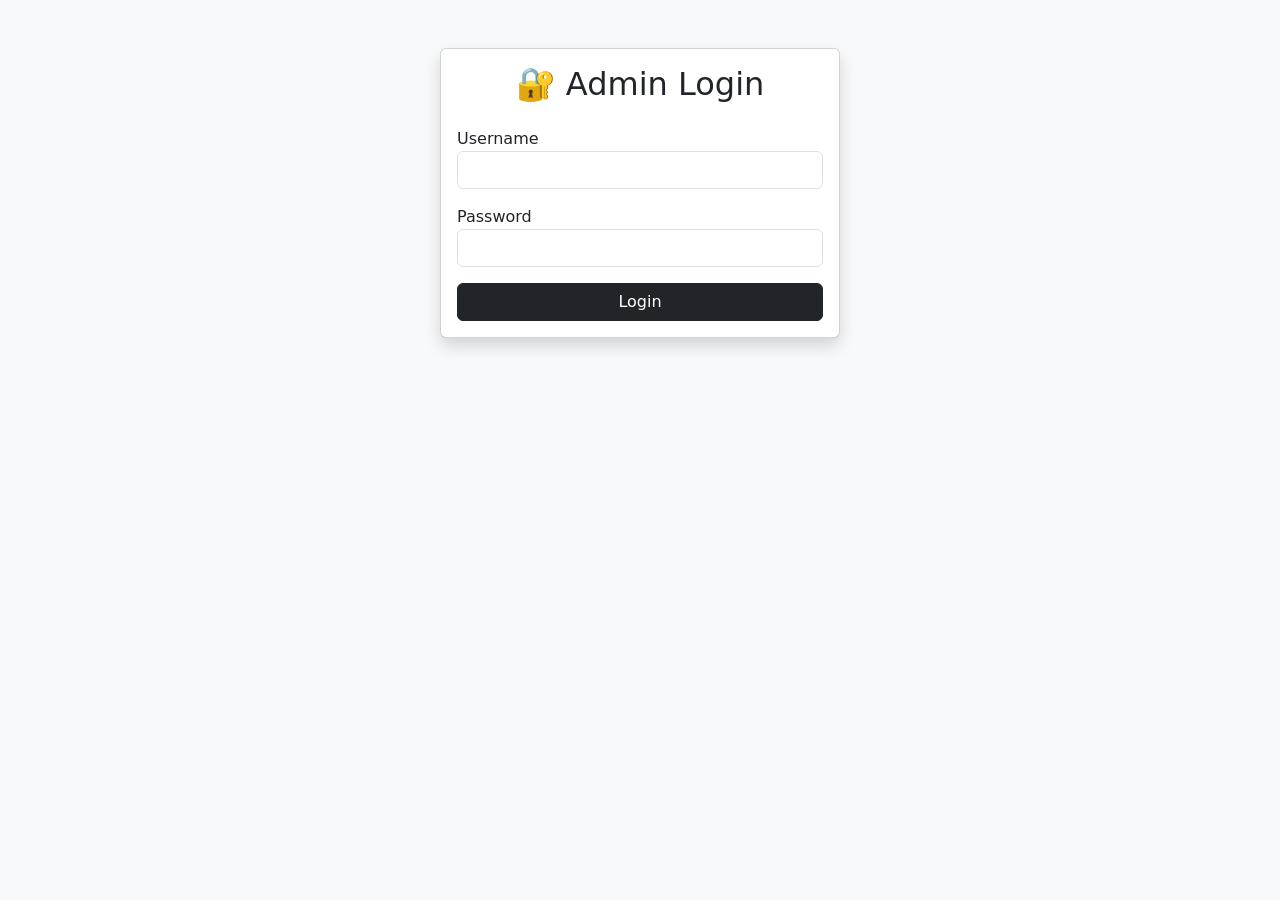
<file: backend/templates/admin_login.html>
<!DOCTYPE html>
<html lang="en">
<head>
    <meta charset="UTF-8">
    <meta name="viewport" content="width=device-width, initial-scale=1.0">
    <title>Admin Login - BookHub</title>

    <link href="https://cdn.jsdelivr.net/npm/bootstrap@5.3.7/dist/css/bootstrap.min.css" rel="stylesheet">
</head>

<body class="bg-light">

<div class="container mt-5">

    <div class="card mx-auto shadow" style="max-width:400px;">

        <div class="card-body">

            <h2 class="text-center mb-4">🔐 Admin Login</h2>

            <form action="/admin/login" method="post">

                <div class="mb-3">
                    <label>Username</label>
                    <input
                        type="text"
                        class="form-control"
                        name="username"
                        required>
                </div>

                <div class="mb-3">
                    <label>Password</label>
                    <input
                        type="password"
                        class="form-control"
                        name="password"
                        required>
                </div>

                <button class="btn btn-dark w-100">
                    Login
                </button>

            </form>

        </div>

    </div>

</div>

</body>
</html>
</file>
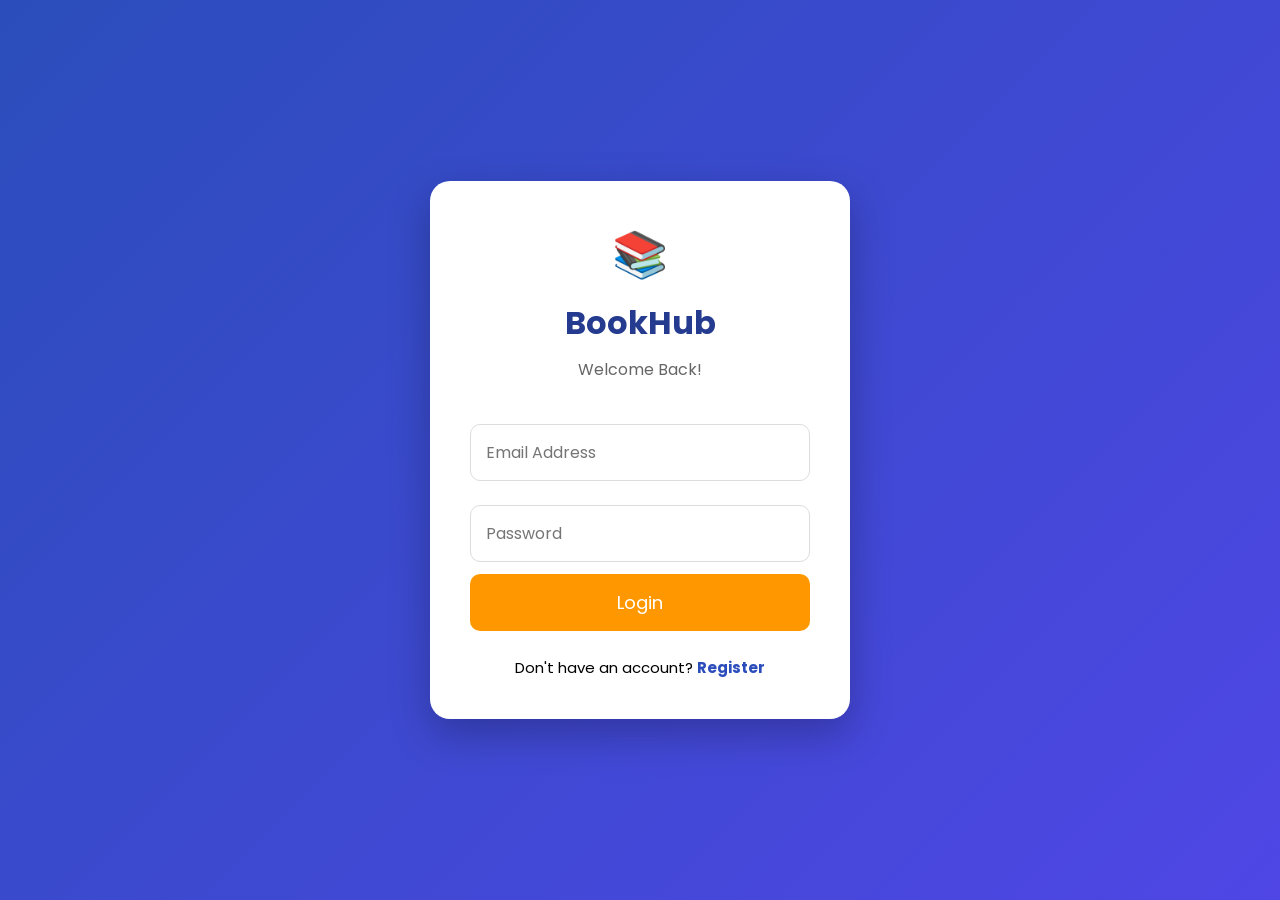
<file: backend/templates/login.html>
<!DOCTYPE html>
<html lang="en">
<head>
<meta charset="UTF-8">
<meta name="viewport" content="width=device-width, initial-scale=1.0">

<title>BookHub Login</title>

<link href="https://fonts.googleapis.com/css2?family=Poppins:wght@300;400;600;700&display=swap" rel="stylesheet">

<style>

*{
    margin:0;
    padding:0;
    box-sizing:border-box;
    font-family:'Poppins',sans-serif;
}

body{
    height:100vh;
    display:flex;
    justify-content:center;
    align-items:center;
    background:linear-gradient(135deg,#2b4dbb,#4f46e5);
}

.login-box{

    width:420px;
    background:white;
    border-radius:20px;
    padding:40px;
    text-align:center;
    box-shadow:0 15px 40px rgba(0,0,0,.25);

}

.logo{

    font-size:45px;
    margin-bottom:10px;

}

h1{

    color:#243b8f;
    margin-bottom:10px;

}

p{

    color:#666;
    margin-bottom:30px;

}

input{

    width:100%;
    padding:15px;
    margin:12px 0;
    border:1px solid #ddd;
    border-radius:10px;
    font-size:16px;

}

input:focus{

    outline:none;
    border-color:#3b5bdb;

}

button{

    width:100%;
    padding:15px;
    border:none;
    border-radius:10px;
    background:#ff9800;
    color:white;
    font-size:18px;
    cursor:pointer;
    transition:.3s;

}

button:hover{

    background:#e68900;

}

.bottom{

    margin-top:25px;
    font-size:15px;

}

.bottom a{

    color:#2b4dbb;
    text-decoration:none;
    font-weight:bold;

}

.bottom a:hover{

    text-decoration:underline;

}

</style>

</head>

<body>

<div class="login-box">

<div class="logo">📚</div>

<h1>BookHub</h1>

<p>Welcome Back!</p>

<form action="/login" method="post">

    <input
        type="email"
        name="email"
        placeholder="Email Address"
        required>

    <input
        type="password"
        name="password"
        placeholder="Password"
        required>

    <button type="submit">
        Login
    </button>

</form>

<div class="bottom">

Don't have an account?

<a href="/register">

Register

</a>

</div>

</div>

</body>
</html>
</file>
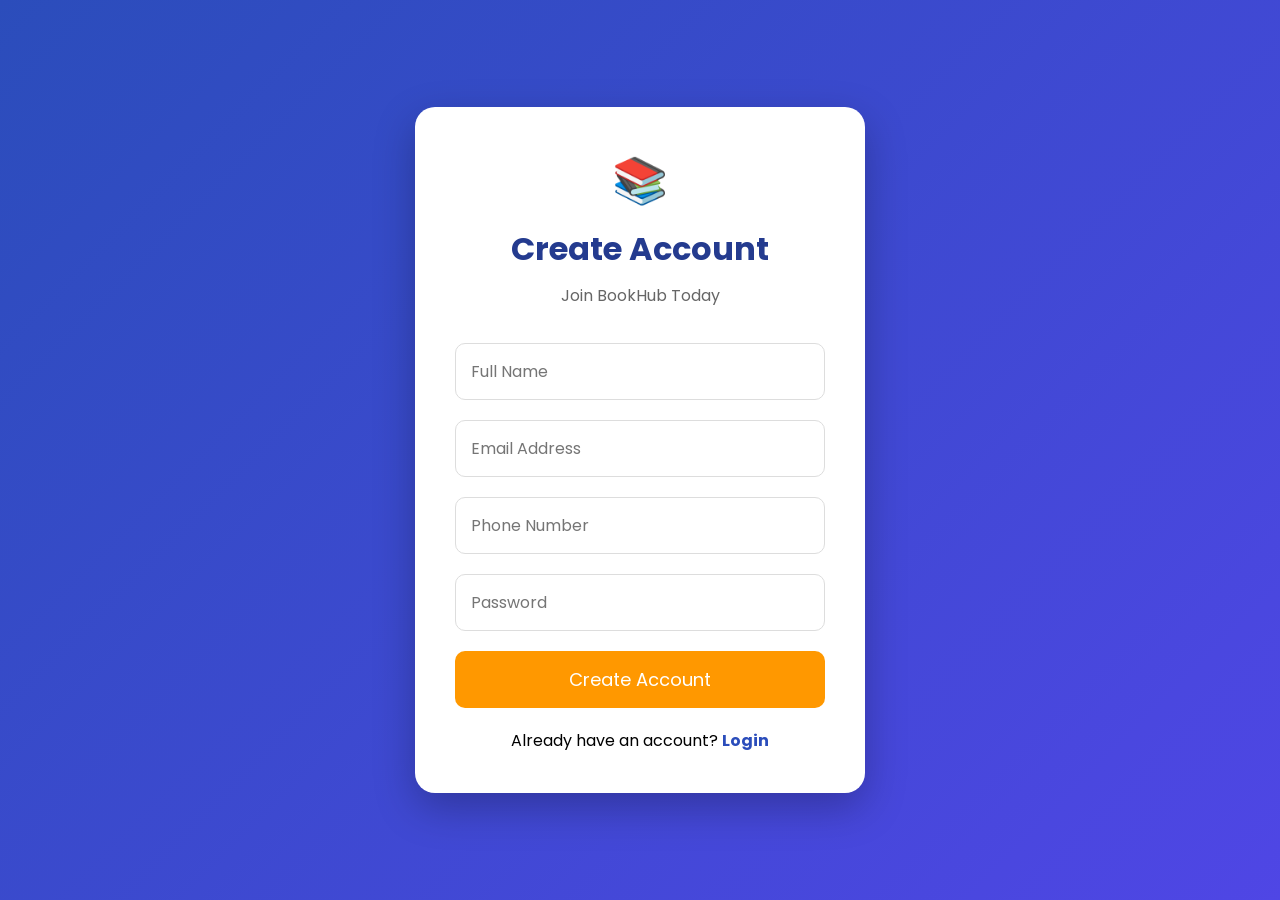
<file: backend/templates/register.html>
<!DOCTYPE html>
<html lang="en">
<head>
<meta charset="UTF-8">
<meta name="viewport" content="width=device-width, initial-scale=1.0">

<title>BookHub Register</title>

<link href="https://fonts.googleapis.com/css2?family=Poppins:wght@300;400;600;700&display=swap" rel="stylesheet">

<style>

*{
margin:0;
padding:0;
box-sizing:border-box;
font-family:'Poppins',sans-serif;
}

body{
height:100vh;
display:flex;
justify-content:center;
align-items:center;
background:linear-gradient(135deg,#2b4dbb,#4f46e5);
}

.register-box{
width:450px;
background:white;
padding:40px;
border-radius:20px;
box-shadow:0 15px 40px rgba(0,0,0,.25);
text-align:center;
}

.logo{
font-size:45px;
margin-bottom:10px;
}

h1{
color:#243b8f;
margin-bottom:10px;
}

p{
color:#666;
margin-bottom:25px;
}

input{
width:100%;
padding:15px;
margin:10px 0;
border:1px solid #ddd;
border-radius:10px;
font-size:16px;
}

input:focus{
outline:none;
border-color:#2b4dbb;
}

button{
width:100%;
padding:15px;
background:#ff9800;
border:none;
border-radius:10px;
font-size:18px;
color:white;
cursor:pointer;
margin-top:10px;
}

button:hover{
background:#e68900;
}

.bottom{
margin-top:20px;
}

.bottom a{
text-decoration:none;
color:#2b4dbb;
font-weight:bold;
}

</style>

</head>

<body>

<div class="register-box">

<div class="logo">📚</div>

<h1>Create Account</h1>

<p>Join BookHub Today</p>

<form action="/register" method="post">

    <input type="text"
           name="full_name"
           placeholder="Full Name"
           required>

    <input type="email"
           name="email"
           placeholder="Email Address"
           required>

    <input type="tel"
           name="phone"
           placeholder="Phone Number"
           required>

    <input type="password"
           name="password"
           placeholder="Password"
           required>

    <button type="submit">Create Account</button>

</form>

<div class="bottom">

Already have an account?

<a href="/">Login</a>

</div>

</div>

</body>
</html>
</file>
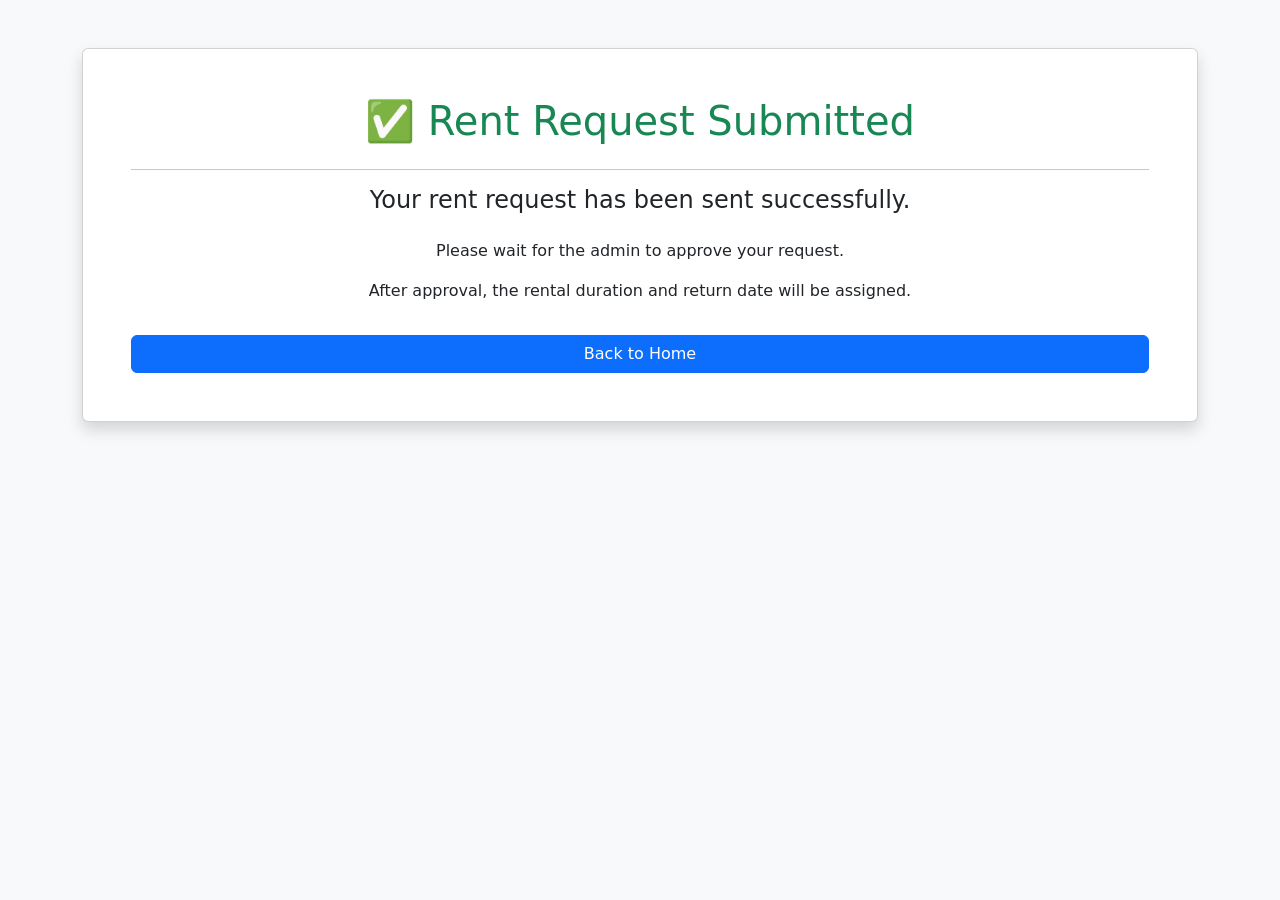
<file: backend/templates/rent_request.html>
<!DOCTYPE html>
<html>
<head>
    <title>Rent Request Submitted</title>

    <link href="https://cdn.jsdelivr.net/npm/bootstrap@5.3.3/dist/css/bootstrap.min.css" rel="stylesheet">
</head>

<body class="bg-light">

<div class="container mt-5">

    <div class="card shadow p-5 text-center">

        <h1 class="text-success">
            ✅ Rent Request Submitted
        </h1>

        <hr>

        <h4>
            Your rent request has been sent successfully.
        </h4>

        <p class="mt-3">
            Please wait for the admin to approve your request.
        </p>

        <p>
            After approval, the rental duration and return date will be assigned.
        </p>

        <a href="/home" class="btn btn-primary mt-3">
            Back to Home
        </a>

    </div>

</div>

</body>
</html>
</file>
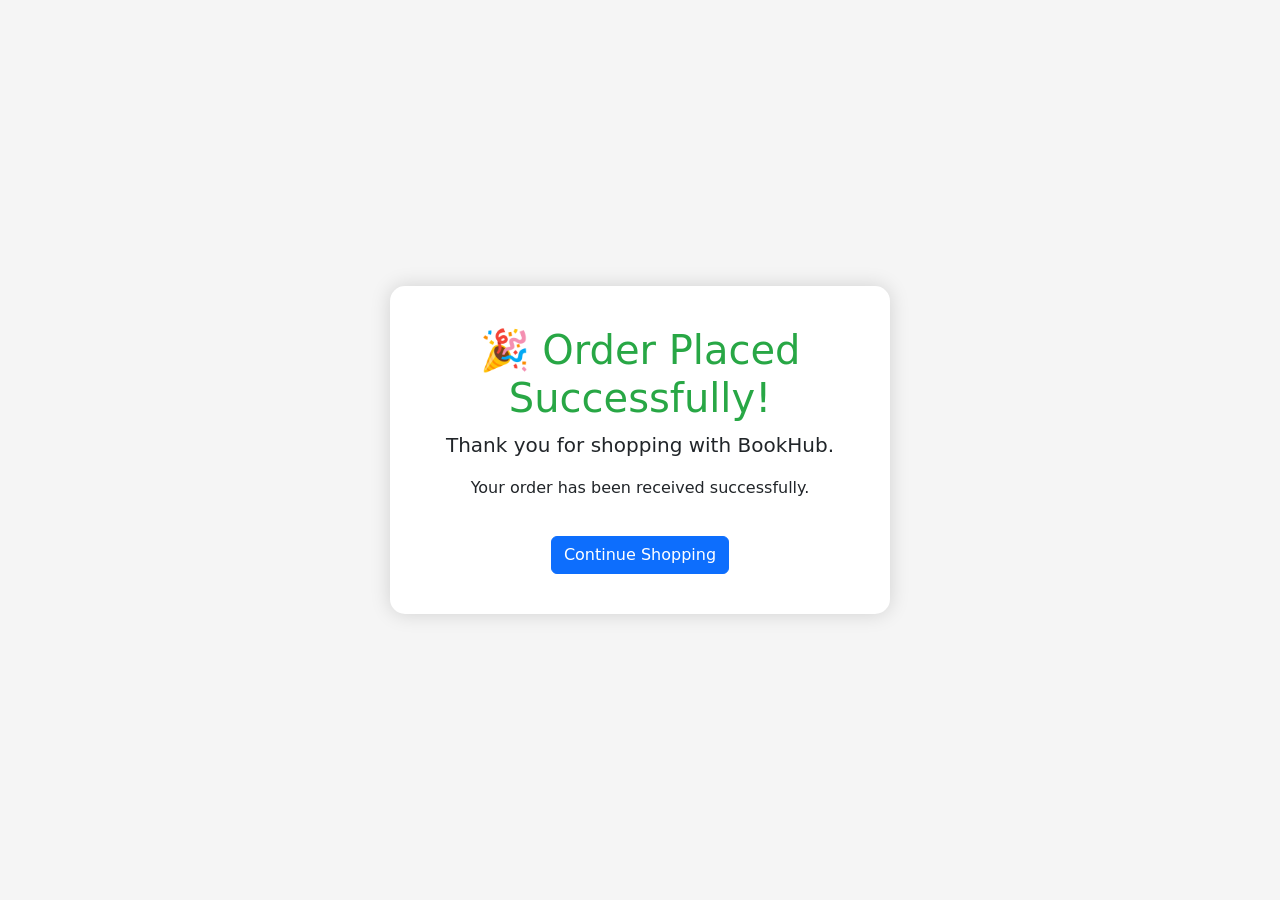
<file: backend/templates/success.html>
<!DOCTYPE html>
<html lang="en">

<head>

    <meta charset="UTF-8">
    <meta name="viewport" content="width=device-width, initial-scale=1.0">

    <title>Order Successful</title>

    <link href="https://cdn.jsdelivr.net/npm/bootstrap@5.3.7/dist/css/bootstrap.min.css" rel="stylesheet">

    <style>

        body{
            background:#f5f5f5;
            display:flex;
            justify-content:center;
            align-items:center;
            height:100vh;
        }

        .box{
            background:white;
            padding:40px;
            width:500px;
            text-align:center;
            border-radius:15px;
            box-shadow:0 0 20px rgba(0,0,0,.15);
        }

        h1{
            color:#28a745;
        }

        .btn-home{
            margin-top:20px;
        }

    </style>

</head>

<body>

<div class="box">

    <h1>🎉 Order Placed Successfully!</h1>

    <p class="lead">
        Thank you for shopping with <b>BookHub</b>.
    </p>

    <p>
        Your order has been received successfully.
    </p>

    <a href="/home" class="btn btn-primary btn-home">
        Continue Shopping
    </a>

</div>

</body>

</html>
</file>
